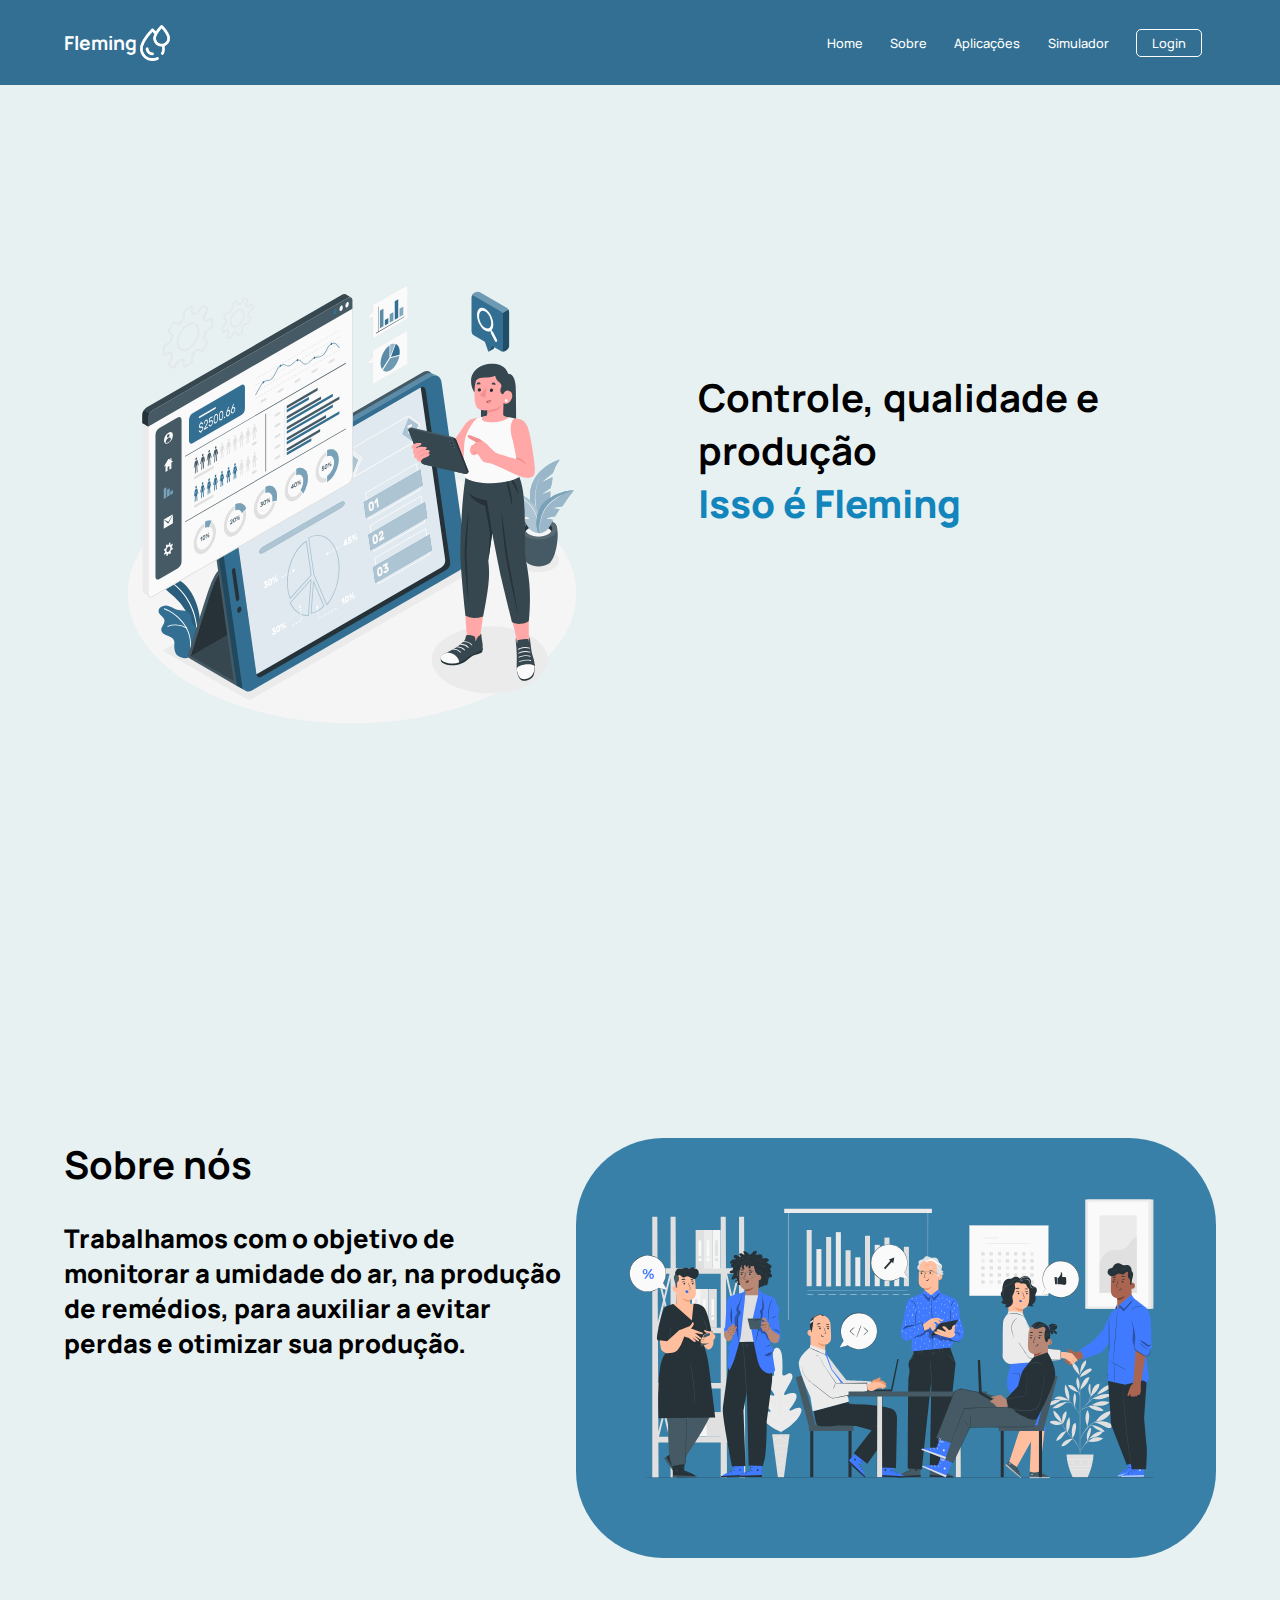
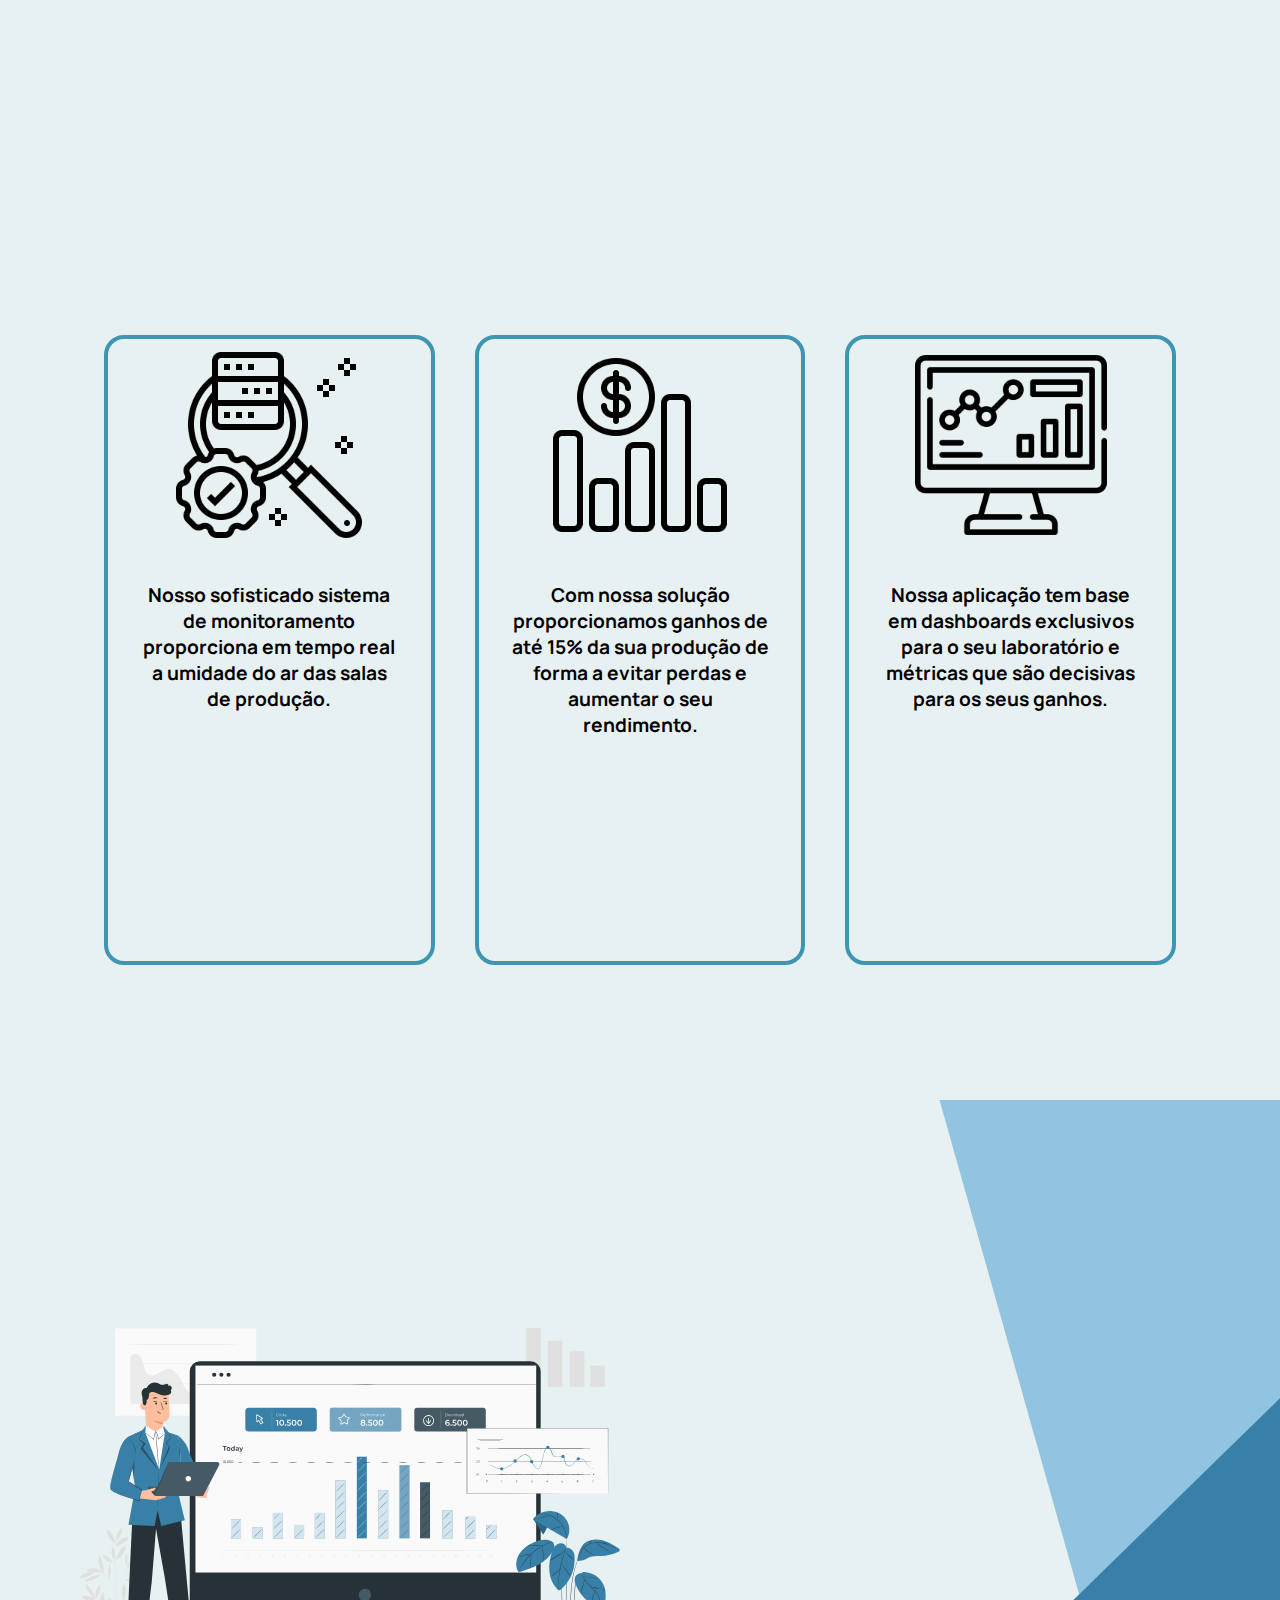
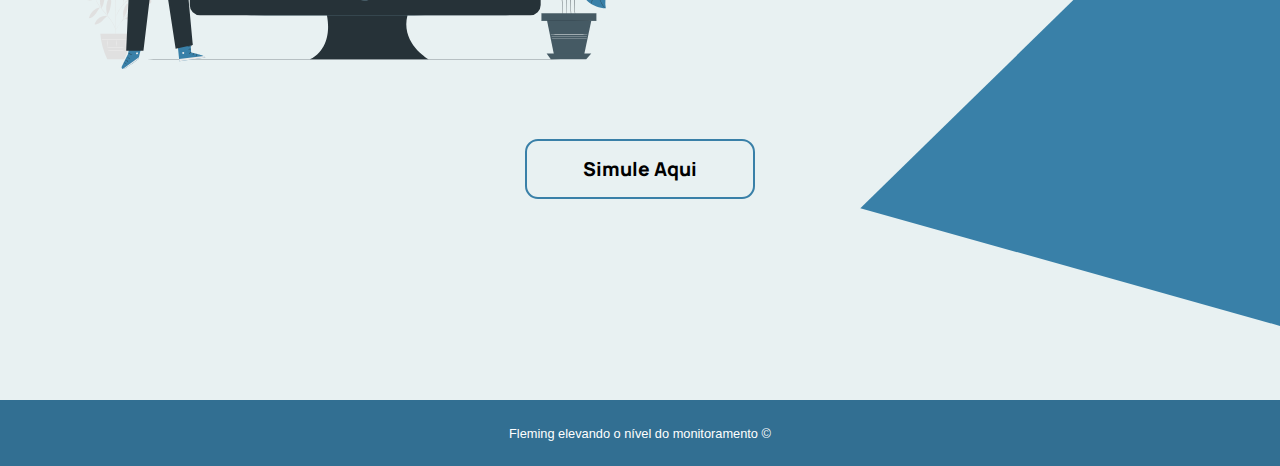
<file: index.html>
<!DOCTYPE html>
<html lang="pt-br">
  <head>
    <meta charset="UTF-8" />
    <meta http-equiv="X-UA-Compatible" content="IE=edge" />
    <meta name="viewport" content="width=device-width, initial-scale=1.0" />
    <link rel="stylesheet" href="css/style.css" />
    <link
      rel="shortcut icon"
      href="assets/Img_Icon_Logo.png"
      type="image/x-icon" />
    <title>Fleming</title>
  </head>
  <body>
    <!--NavBar-->
    <header>
      <nav class="container">
        <span class="span-logo"
          ><h1>Fleming</h1>
          <img
            class="img-logo-gota"
            src="assets/Img_Icon_Logo.png"
            alt="logoGotas"
        /></span>

        <ul class="navbar">
          <a href="#Home" class="efect2"><li>Home</li></a>
          <a href="#Sobre" class="efect2"><li>Sobre</li></a>
          <a href="#Aplicação" class="efect2"><li>Aplicações</li></a>
          <a href="#Simulador" class="efect2"><li>Simulador</li></a>
          <a href="login.html" class="efect"><li>Login</li></a>
        </ul>
      </nav>
    </header>
    <!--Home-->
    <section class="container section-container" id="Home">
      <div class="img-home">
        <img src="assets/Img_Home.svg" alt="ImagemHome" />
      </div>
      <div class="slogam-home">
        <h2>
          Controle, qualidade e produção
          <br /><span class="efect-fleming">Isso é Fleming</span>
        </h2>
      </div>
    </section>
    <!--Sobre-->
    <section class="container section-container" id="Sobre">
      <div class="container-sobre">
        <div class="container-sobre-nós">
          <h2>Sobre nós</h2>
          <p>
            Trabalhamos com o objetivo de monitorar a umidade do ar, na produção
            de remédios, para auxiliar a evitar perdas e otimizar sua produção.
          </p>
        </div>
        <div class="img-sobre">
          <img src="assets/Img_Sobre.svg" alt="ImagemRepresentativaEquipe" />
        </div>
      </div>
    </section>
    <!--Serviços-->
    <section class="container section-container" id="Aplicação">
      <!--Card1-->
      <div class="containerCard">
        <div class="card">
          <div class="imgCard">
            <img src="assets/img_card1.svg" alt="" />
          </div>
          <div class="content">
            <p>
              Nosso sofisticado sistema de monitoramento proporciona em tempo
              real a umidade do ar das salas de produção.
            </p>
          </div>
        </div>
        <!--Card2-->
        <div class="card">
          <div class="imgCard">
            <img src="assets/img_card2.svg" alt="" />
          </div>
          <div class="content">
            <p>
              Com nossa solução proporcionamos ganhos de até 15% da sua produção
              de forma a evitar perdas e aumentar o seu rendimento.
            </p>
          </div>
        </div>
        <!--Card3-->
        <div class="card">
          <div class="imgCard">
            <img src="assets/img_card3.svg" alt="" />
          </div>
          <div class="content">
            <p>
              Nossa aplicação tem base em dashboards exclusivos para o seu
              laboratório e métricas que são decisivas para os seus ganhos.
            </p>
          </div>
        </div>
      </div>
    </section>
    <!--Simulador-->
    <section class="section-container" id="Simulador">
      <div class="container">
        <div class="img-dash-board">
          <img src="assets/Img_DashBoard.svg" alt="ImagemDashBoard" />
        </div>
        <div class="container-dash-board">
          <div class="button-simule-aqui">
            <a href="simulador.html">Simule Aqui</a>
          </div>
        </div>
      </div>
    </section>
    <section class="footer">
      <div class="container">
        <span>Fleming elevando o nível do monitoramento &copy;</span>
      </div>
    </section>
  </body>
</html>
</file>
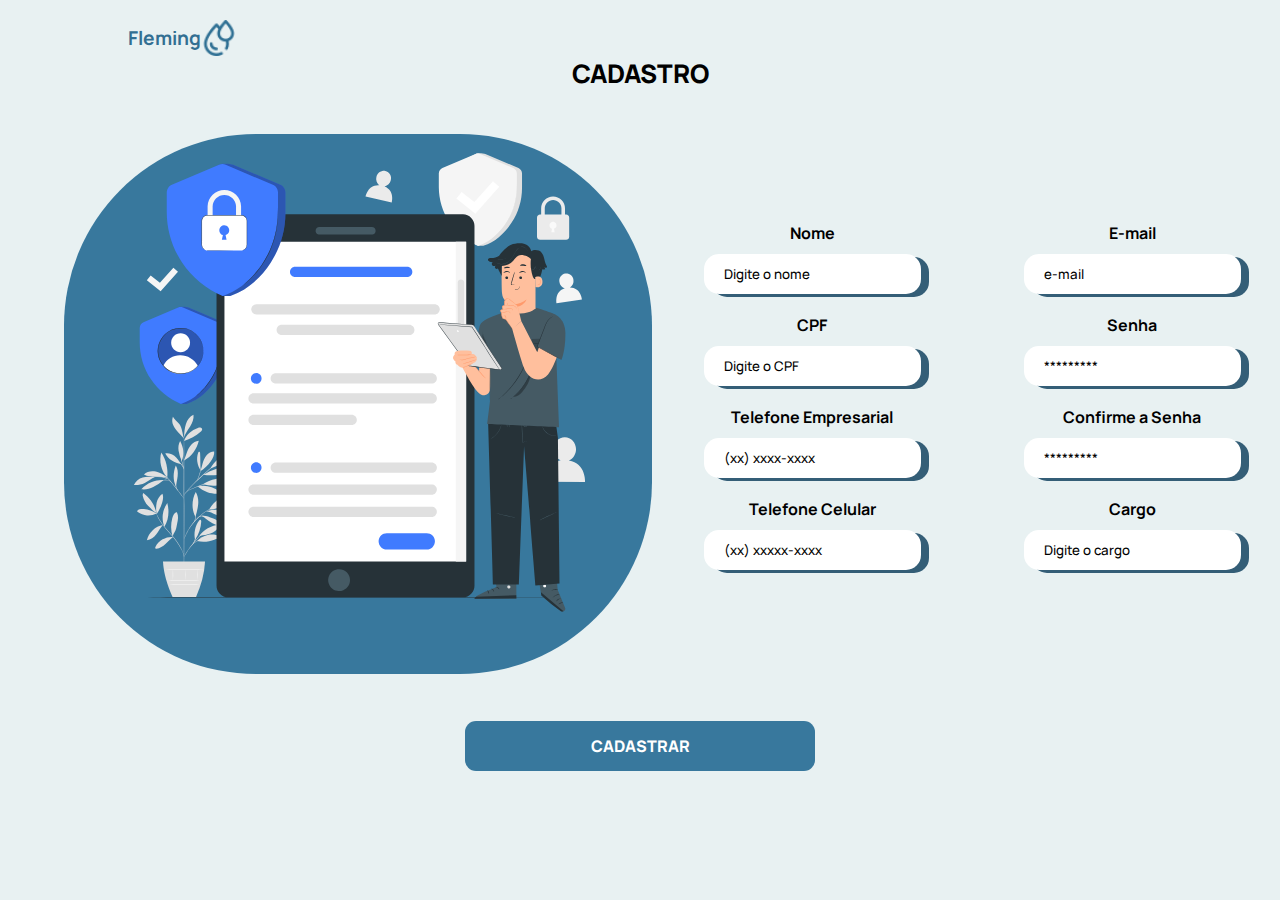
<file: cadastro.html>
<!DOCTYPE html>
<html lang="en">
  <head>
    <meta charset="UTF-8" />
    <meta http-equiv="X-UA-Compatible" content="IE=edge" />
    <meta name="viewport" content="width=device-width, initial-scale=1.0" />
    <link
      rel="shortcut icon"
      href="assets/Img_Icon_Logo.png"
      type="image/x-icon" />
    <link rel="stylesheet" href="css/loginStyle.css" />
    <link rel="stylesheet" href="css/cadastro.css" />
    <script src="script/validarCadastro.js"></script>
    <title>Cadastro</title>
  </head>
  <body>
    <section class="container">
      <div class="containerLogo">
        <span class="span-logo"
          ><a href="dashBoard.html"><h1>Fleming</h1></a>
          <img
            class="img-logo-gota"
            src="assets/Img-logo-azul.png"
            alt="logoGotas"
        /></span>
      </div>
      <div class="title"><h2>CADASTRO</h2></div>
      <div class="container2">
        <div class="imgCadastro">
          <img src="assets/Img_Cadastro.svg" alt="" />
        </div>

        <div class="containerCadastro">
          <form action="" class="containerCadastro">
            <div class="containerInput1">
            <label for="">Nome</label>
            <input type="text" id="ipt_nome" placeholder="Digite o nome" />
            <label for="">CPF</label>
            <input type="text" id="ipt_cpf" placeholder="Digite o CPF" />
            <label for="">Telefone Empresarial</label>
            <input type="tel" id="ipt_telEmpresarial" placeholder="(xx) xxxx-xxxx" />
            <label for="">Telefone Celular</label>
            <input type="tel" id="ipt_telCelular" placeholder="(xx) xxxxx-xxxx" />
          </div>
          <div class="containerInput2">
            <label for="">E-mail</label>
            <input type="email" id="ipt_email" placeholder="e-mail" />
            <label for="">Senha</label>
            <input type="password" id="ipt_senha" placeholder="*********" />
            <label for="">Confirme a Senha</label>
            <input type="password" id="ipt_senhaConfirma" placeholder="*********" />
            <label for="">Cargo</label>
            <input type="text" id="ipt_cargo" placeholder="Digite o cargo" />
          </div>
        </div>
      </div>
      <div class="container3">  
      
      <div class="buttonContinuar"  onclick="validarCadastro()" ><a href="#" id="finalizar">CADASTRAR</a></div>
      </div>
      </form>
          
    </section>
  </body>
</html>
</file>
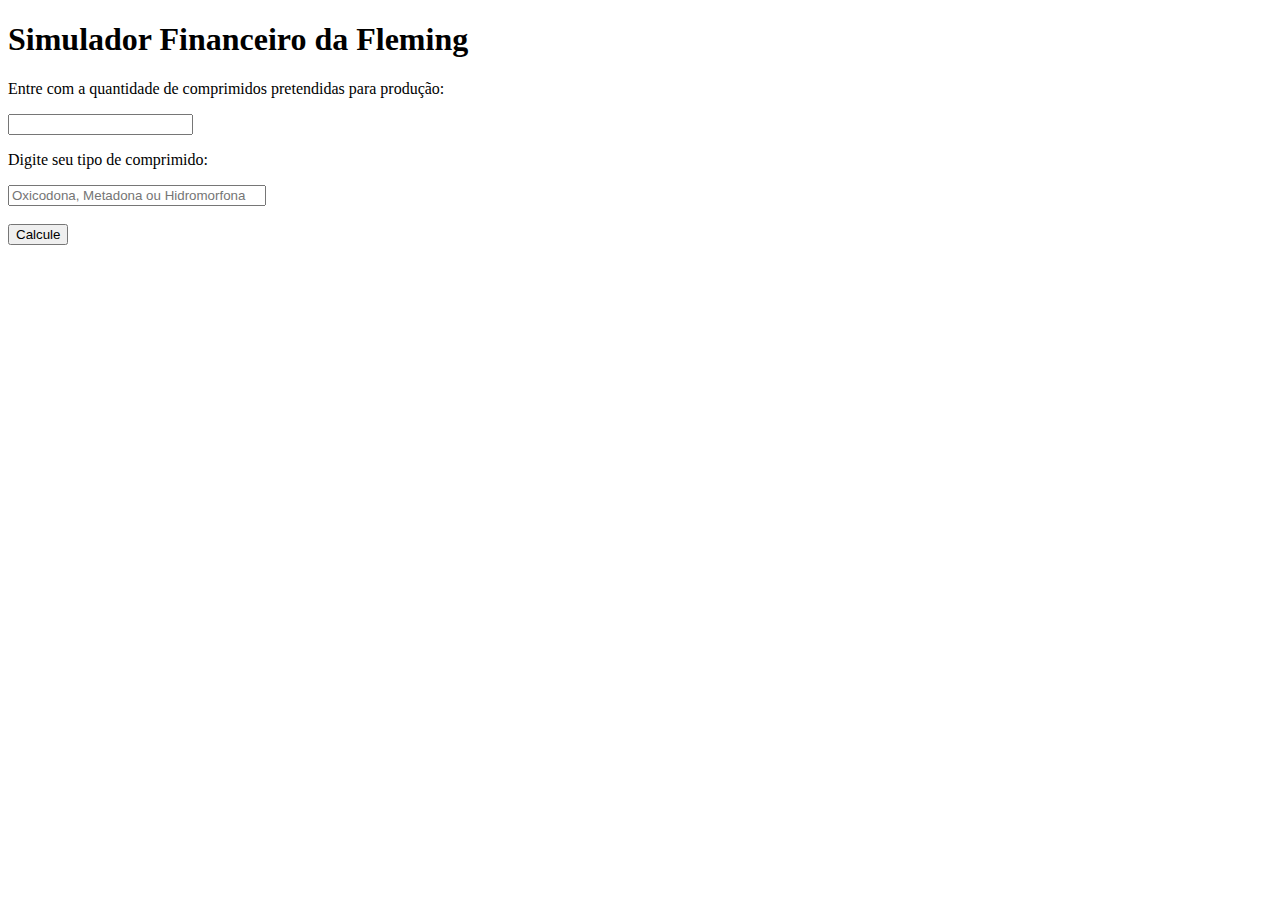
<file: inde.html>
<!DOCTYPE html>
<html lang="pt-br">
  <head>
    <meta charset="UTF-8" />
    <meta http-equiv="X-UA-Compatible" content="IE=edge" />
    <meta name="viewport" content="width=device-width, initial-scale=1.0" />
    <title>Simulador Financeiro</title>
  </head>
  <body>
    <h1>Simulador Financeiro da Fleming</h1>
    <p>Entre com a quantidade de comprimidos pretendidas para produção:</p>
    <input type="text" id="quantidadeComprimidos" />
    <br />
    <p>Digite seu tipo de comprimido:</p>
    <input
      type="text"
      id="tpRemedio"
      placeholder="Oxicodona, Metadona ou Hidromorfona"
      style="width: 250px" />
    <br />
    <br />
    <button onclick="calc()">Calcule</button> <br><br>
    <div id="div_msg"></div>
  </body>
</html>

<script>
  function calc() {
    var qtdComprimidos = quantidadeComprimidos.value;
    var perdidos = qtdComprimidos*0.15;
    var remedio = tpRemedio.value;
    var cusProducao = 0;
    var X = 0.38;
    var Y = 0.46;
    var Z = 0.67;
    var perdas = 0;

    if (remedio == "Oxicodona") {
      cusProducao = X * qtdComprimidos;
      perdas = perdidos*X;
    } else if (remedio == "Metadona") {
      cusProducao = Y * qtdComprimidos;
      perdas = perdidos*Y;
    } else if (remedio == "Hidromorfona") {
      cusProducao = Z * qtdComprimidos;
      perdas = perdidos*Z;
    } else {
      alert(
        "Não trabalhamos com esse tipo de comprimido. Insira no campo do tipo de comprimido: Oxicodona, Metadona ou Hidromorfona"
      );
    }

    div_msg.innerHTML = `
    Para atingir sua meta você está gastando : <b>R$${cusProducao.toFixed(2)}</b> <br>
    A quantidade de comprimidos perdidos é: <b>${perdidos.toFixed(0)}</b> <br>
    Logo sua perda monetaria está sendo de : <b>R$${perdas.toFixed(2)}</b><br>
   
    

    `
  }
</script>
</file>
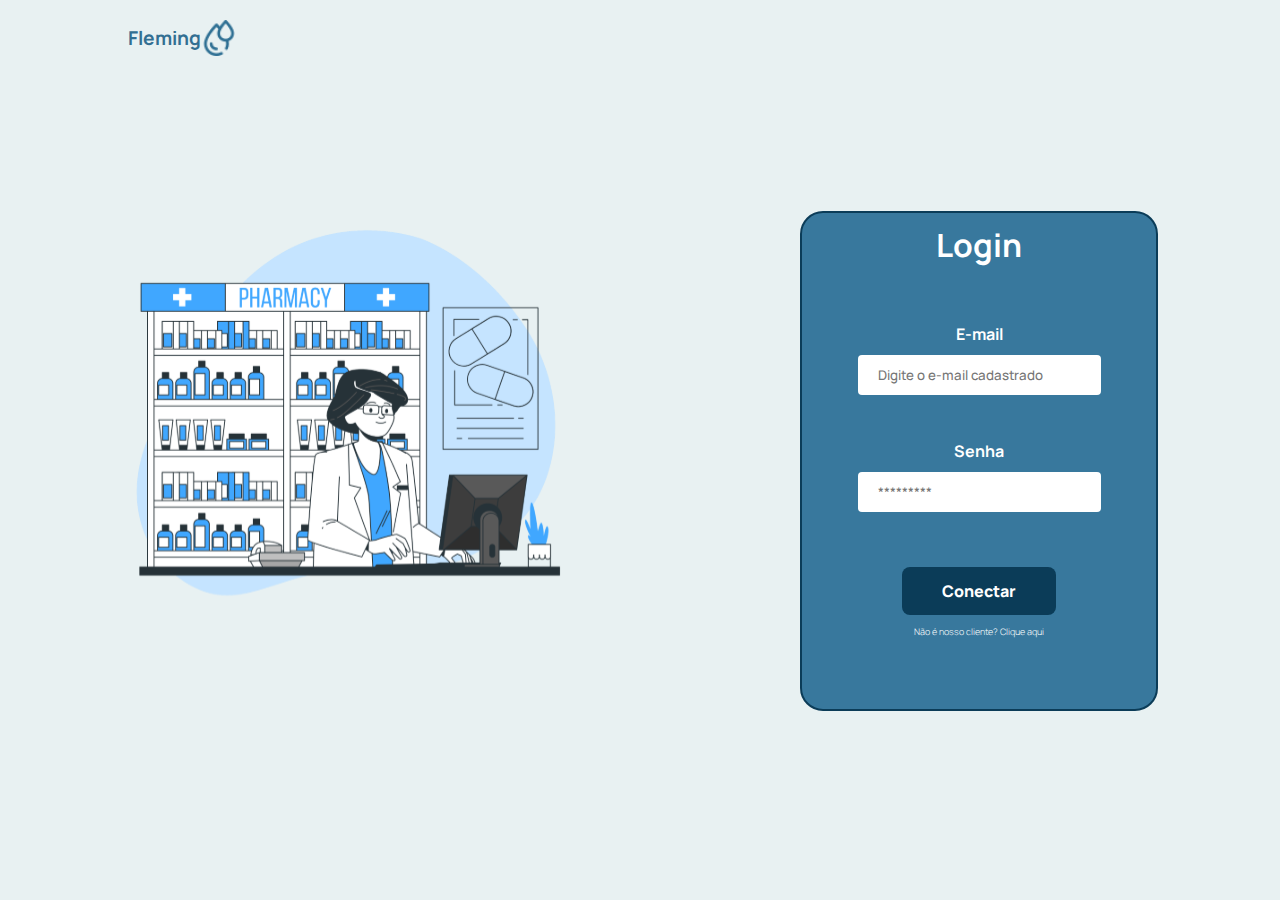
<file: login.html>
<!DOCTYPE html>
<html lang="pt-br">
  <head>
    <meta charset="UTF-8" />
    <meta http-equiv="X-UA-Compatible" content="IE=edge" />
    <meta name="viewport" content="width=device-width, initial-scale=1.0" />
   <link rel="shortcut icon" href="assets/Img_Icon_Logo.png" type="image/x-icon">
    <link rel="stylesheet" href="css/loginStyle.css" />
    <script src="script/validarLogin.js"></script>
    <script src="script/modal.js"></script>
    <title>Fleming</title>
  </head>
  <body>
    <div class="containerLogo">
      <span class="span-logo"
          ><a href="index.html"><h1>Fleming</h1></a>
          <img
            class="img-logo-gota"
            src="assets/Img-logo-azul.png"
            alt="logoGotas"
        /></span>
    </div>
    <section class="sectionLogin">
      <div class="containerLogin">
        <div class="containerImgLogin">
          <img src="assets/Img_Login.svg" alt="Imagem de Login" />
        </div>
        <div class="containerTextLogin">
          <div><h2>Login</h2></div>
          <div class="containerInput">
            <label for="">E-mail</label>
            <input placeholder="Digite o e-mail cadastrado" type="email" class="input1 " id="login"/>
            <label for="">Senha</label>
            <input type="password" placeholder="*********"  id="senha"/>
          </div>
          <div class="buttonLogin" onclick="validarLogin()"><a href="#" id="conectar">Conectar</a></div>
          <p>Não é nosso cliente?<span class="linkCadastro" onclick="acao()"><a href="#"> Clique aqui</a></span></p>
          
        </div>
        <div class="modal">
          <div onclick="fechar()" class="fechar">
            <img src="assets/Img_close.svg" alt="" />
          </div>
          <div class="containerModal">
            <div class="contatoArea">
              <span>Informe o nome para contato:</span>
              <input type="text" id="nome">
              <span>Informe o email para contato:</span>
              <input type="email" id="email">
              <span>Informe as principais duvidas para melhorar o contato:</span>
              <textarea name="" id="pergunta" cols="50" rows="6"></textarea>
              <div onclick="fechar()" class="fechar"><span>Enviar</span></div>
            </div>
          </div>
        </div>
      </div>
      </div>
        
    </section>
  </body>
</html>
</file>
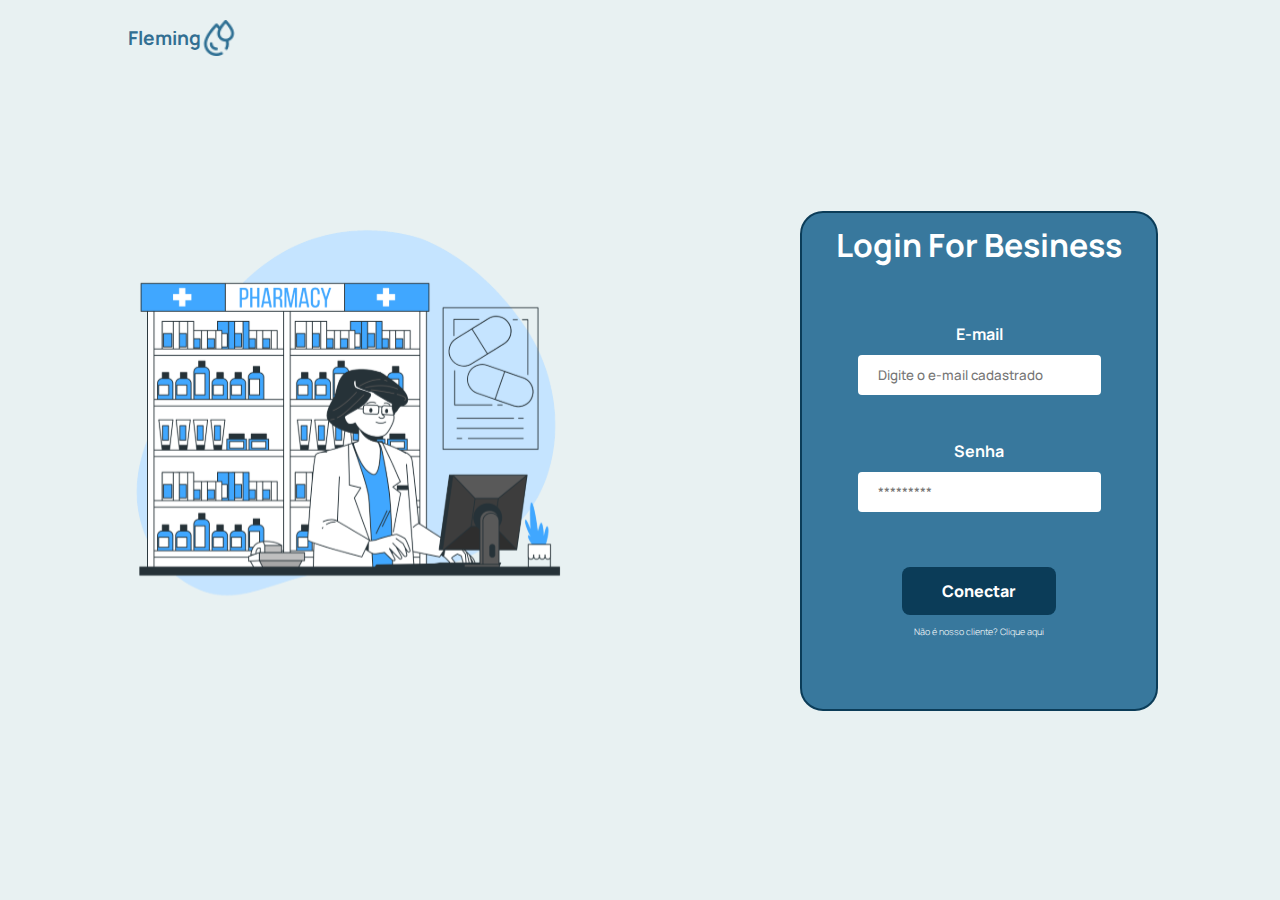
<file: login_for_business.html>
<!DOCTYPE html>
<html lang="pt-br">
  <head>
    <meta charset="UTF-8" />
    <meta http-equiv="X-UA-Compatible" content="IE=edge" />
    <meta name="viewport" content="width=device-width, initial-scale=1.0" />
   <link rel="shortcut icon" href="assets/Img_Icon_Logo.png" type="image/x-icon">
    <link rel="stylesheet" href="css/loginStyle.css" />
    <script src="script/LoginBusiness.js"></script>
    <script src="script/modal.js"></script>
    <title>Fleming</title>
  </head>
  <body>
    <div class="containerLogo">
      <span class="span-logo"
          ><a href="index.html"><h1>Fleming</h1></a>
          <img
            class="img-logo-gota"
            src="assets/Img-logo-azul.png"
            alt="logoGotas"
        /></span>
    </div>
    <section class="sectionLogin">
      <div class="containerLogin">
        <div class="containerImgLogin">
          <img src="assets/Img_Login.svg" alt="Imagem de Login" />
        </div>
        <div class="containerTextLogin">
          <div><h2>Login For Besiness</h2></div>
          <div class="containerInput">
            <label for="">E-mail</label>
            <input placeholder="Digite o e-mail cadastrado" type="email" class="input1 " id="login"/>
            <label for="">Senha</label>
            <input type="password" placeholder="*********"  id="senha"/>
          </div>
          <div class="buttonLogin" onclick="validarLoginBusiness()"><a href="#" id="conectar">Conectar</a></div>
          <p>Não é nosso cliente?<span class="linkCadastro" onclick="acao()"><a href="#"> Clique aqui</a></span></p>
          
        </div>
        <div class="modal">
          <div onclick="fechar()" class="fechar">
            <img src="assets/Img_close.svg" alt="" />
          </div>
          <div class="containerModal">
            <div class="contatoArea">
              <span>Informe o nome para contato:</span>
              <input type="text" id="nome">
              <span>Informe o email para contato:</span>
              <input type="email" id="email">
              <span>Informe as principais duvidas para melhorar o contato:</span>
              <textarea name="" id="pergunta" cols="50" rows="6"></textarea>
              <div onclick="fechar()" class="fechar"><span>Enviar</span></div>
            </div>
          </div>
        </div>
      </div>
      </div>
        
    </section>
  </body>
</html>
</file>
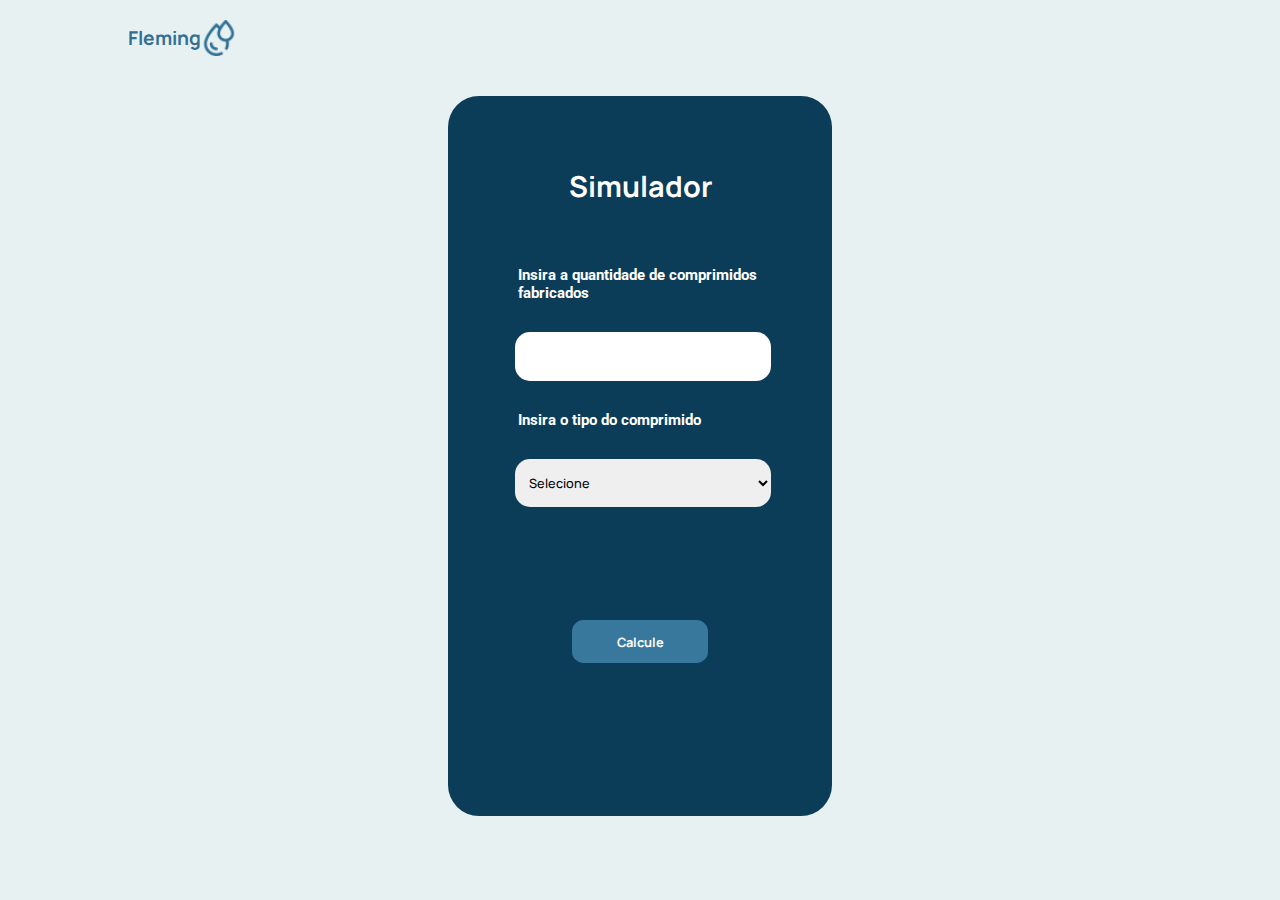
<file: simulador.html>
<!DOCTYPE html>
<html lang="en">
  <head>
    <meta charset="UTF-8" />
    <meta http-equiv="X-UA-Compatible" content="IE=edge" />
    <meta name="viewport" content="width=device-width, initial-scale=1.0" />
    <link
      rel="shortcut icon"
      href="assets/Img_Icon_Logo.png"
      type="image/x-icon" />
    <link rel="stylesheet" href="css/loginStyle.css" />
    <link rel="stylesheet" href="css/simuladorStyle.css" />
    <title>Simulador</title>
  </head>
  <body>
    <section id="primeira" class="container">
      <div class="containerLogo">
        <span class="span-logo"
          ><a href="index.html"><h1>Fleming</h1></a>
          <img
            class="img-logo-gota"
            src="assets/Img-logo-azul.png"
            alt="logoGotas"
        /></span>
      </div>
      <div class="contSimulador">
        <div class="title"><h2>Simulador</h2></div>
        <div class="contInput">
          <p>Insira a quantidade de comprimidos fabricados</p>
          <input id="quantidadeComprimidos" type="text" />
          <p>Insira o tipo do comprimido</p>
          <select name="" id="tpRemedio">
            <option value="">Selecione</option>
            <option value="Oxicodona">Oxicodona</option>
            <option value="Metadona">Metadona</option>
            <option value="Hidromorfona">Hidromorfona</option>
          </select>
        </div>
        <div class="calcButton">
          <button onclick="calc()"><a>Calcule</a></button>
        </div>
      </div>
    </section>
    <section id="segunda" class="calculadora">
      <div class="containerLogo">
        <span class="span-logo"
          ><a href="index.html"><h1>Fleming</h1></a>
          <img
            class="img-logo-gota"
            src="assets/Img-logo-azul.png"
            alt="logoGotas"
        /></span>
      </div>
      <div class="contSimulador">
        <span id="resposta"></span>
        <div class="calcButton">
          <a></a>
          <button><a href="simulador.html">Simular Novamente</a></button>
        </div>
      </div>
    </section>
  </body>
  <script>
    function calc() {
      var qtdComprimidos = Number(quantidadeComprimidos.value);
      var perdidos = qtdComprimidos * 0.15;
      var remedio = tpRemedio.value;
      var cusProducao = 0;
      var X = 0.38;
      var Y = 0.46;
      var Z = 0.67;
      var perdas = 0;

      if (qtdComprimidos == 0 || remedio == "") {
        alert("Preencha todos os campos");
      } else {
      document.getElementById("primeira").style.display = "none";
      document.getElementById("segunda").style.display = "block";

        if (remedio == "Oxicodona") {
        cusProducao = X * qtdComprimidos;
        perdas = perdidos * X;
      } else if (remedio == "Metadona") {
        cusProducao = Y * qtdComprimidos;
        perdas = perdidos * Y;
      } else if (remedio == "Hidromorfona") {
        cusProducao = Z * qtdComprimidos;
        perdas = perdidos * Z;
      }

      resposta.innerHTML = `
    Para atingir sua meta você está gastando : R$${cusProducao.toFixed(
      2
    )}</b> <br> 
   <br> A quantidade de comprimidos perdidos é: ${perdidos.toFixed(0)}</b> <br>
    <br>Logo sua perda monetaria está sendo de : R$${perdas.toFixed(
      2
    )}</b><br>    
    `;

      }

    }
  </script>
</html>
</file>
<file: css/cadastro.css>
.container2{
    width: 90vw;
    height: 70vh;
    display: flex;
    margin: auto;
}
.containerCadastro{
    display: flex;
    height: 70vh;
    width: 50vw;
      
    align-items: center;
    justify-content: center;
}
.containerInput1{
    display: flex;
    flex-direction: column;
    justify-content: center;
    
    width: 30vw;
    height: 60vh;
}
.containerInput2 {
    display: flex;
    flex-direction: column;
    justify-content:center;

    width: 30vw;
    height: 60vh;    
}

.imgCadastro{
    margin: auto;
}
.imgCadastro img{
    height: 60vh;
    width: auto; 
}
.container .buttonContinuar{
    display: flex;
    font-family: 'Manrope';
    font-weight: 800;

   
    color: #ffffff;
    background-color: #38789D;
    justify-content: center;
    align-items: center;
    width: 350px;
    height: 50px;
    border-radius: 11px; 
    margin-bottom: 500px;
    margin: auto;
}
.container .buttonContinuar:hover{
  background-color: #345E77;
}
.container3 {
    margin: auto;
    display: flex;
    justify-content: space-around;
    flex-direction: row;
}
input{
    border-radius: 15px;
    border: none;
    height: 40px;
    width: auto;
    box-shadow: 8px 3px #345E77;
    margin-bottom: 20px;
   
    align-self: center;
}

input{
    outline: unset;
    border: none;
    padding: 0px 20px;
}

.title h2{
    font-family: 'Manrope';
    font-weight: 800;
    font-size: 2vw;
    text-align:center;
   
}

input:focus{
    background-color:#9cc7e0;
    transition: 1s;}
::placeholder{
    font-family: 'Manrope';
    font-weight: 500;
    color: #000;  
}
label{
    text-align:  center;
    
    color: #000;
}
</file>
<file: css/simuladorStyle.css>
@import url('https://fonts.googleapis.com/css2?family=Roboto:wght@500;700&display=swap');

.container {
    display: block;
}

.contSimulador {
    display: flex;
    background-color: #0B3C58;
    width: 30vw;
    height: 80vh;

    margin: auto;
    justify-self: center;
    flex-direction: column;
    padding: 40px;
    margin-top: 40px;
    border-radius: 31px;
}

.contSimulador .title {
    align-self: center;
    justify-self: center;

    font-family: 'Manrope';
    color: #fff;
    font-weight: 800;
    font-size: 1.5vw;
    padding: 30px;
}

.contSimulador .contInput {
    width: auto;
    height: auto;
    margin-top: 0px;
    outline: unset;
    border: none;


}

.contSimulador .contInput p {
    padding: 27px;
    font-family: 'Roboto';
    font-style: normal;
    font-weight: 700;
    font-size: 1.2vw;
    padding: 30px;


}

.contSimulador .contInput select,
input {
    margin-left: 27px;
    outline: unset;
    overflow: hidden;

    border: none;
    border-radius: 15px;
    border: none;
    width: 20vw;
    height: 5.4vh;

    font-family: 'Manrope';
    font-weight: 500;
    font-size: 1vw;
    padding: 0px 10px;
    color: #000;


}

.contSimulador .calcButton {
    margin: auto;
    padding: 30px;
}

.contSimulador .calcButton button {
    padding: 1vw 3.5vw;
    outline: unset;
    border: none;
    background-color: #38789D;
    border-radius: 11.6px;

    font-family: 'Manrope';
    color: #fff;
    font-weight: 700;
    font-size: 1vw;
}

input:focus {
    background-color: #9cc7e0;
    transition: 1s;
}

select:focus {
    background-color: #9cc7e0;
    transition: 1s;
}

option {
    background-color: #fff;
}


::placeholder {
    font-family: 'Manrope';
    font-weight: 500;
    color: #000;
}

.calculadora {
    display: none;
}


#resposta {
    font-family: 'Roboto';

    font-weight: 700;
    font-size: 1.5vw;
    color: #fff;
    padding: 20px;
    margin: auto;


}
</file>
<file: css/style.css>
/*Importando o tipo de font das Letras*/
@import url('https://fonts.googleapis.com/css2?family=Manrope:wght@500;700;800&display=swap');
/*Resetando Padrões*/
* {
    margin: 0;
    padding: 0;
    list-style: none;
    text-decoration: none;
    box-sizing: border-box;
    color: inherit;
}
body{
    background-color: #E8F1F2;
}
.container {
    width: 90%;
    margin: auto;
}
html {
    scroll-behavior: smooth;
}
::-webkit-scrollbar {
    width: 3px;

}

::-webkit-scrollbar-thumb {
    visibility: 3px;
}

::-webkit-scrollbar-thumb {
    background-color:#3980A8;
    height: 3px;
}
/*Header*/
header{
    display: flex;
    width: 100%;
    height: 85px;
    background-color: #326F92;
    color: #FFFFFF;
    position: fixed;
    z-index: 10;
    
}
 nav{
    display: flex;
    justify-content: space-between; 
    align-items: center;
    
}

nav h1{
    font-family: 'Manrope', sans-serif;
    font-weight: 700;
    font-size: 1.5vw;
    
}
.navbar{
    display: flex;
    justify-content: space-around;
    align-items: center;
    width: 35%;
  
    font-family: 'Manrope', sans-serif;
    font-weight: 500;
    font-size: 1vw;
}
/*efeitos botões da NAVBAR*/
.efect{
    border: solid 1px #FFFFFF;
    border-radius: 5px;
    padding: 4px 15px;
}
.efect:hover{
   background-color: #FFFFFF;
    color: #326F92;
    transition: 0.5s;
}
/*efeito da borda abaixo dos links*/
 .efect2{
    position: relative;
}
.efect2::after{
    content: " ";
    width: 0%;
    height: 1px;
    background-color: #FFFFFF;
    position: absolute;
    bottom: 0;
    left: 0;
    transition: 0.5s ease-in-out;
}
.efect2:hover::after{
    width: 100%;
}

/*Configurando icone da logo*/
.span-logo{
    display: flex;
    align-items: center;
    width: auto; 
}
.img-logo-gota{
   width: auto;
   height: 4vh;
}
/*Home*/
.section-container{
    height:100vh;
    display: flex;
    justify-content: space-around;
    align-items: center;
}

.img-home{
    width: 40%;
    height: 40%;
}
h2{
    font-family: 'Manrope', sans-serif;
    font-weight: 700;
    font-size: 3vw;
    
}
.slogam-home{
    height: auto;
    width: 40%;
}
.efect-fleming{
    font-family: 'Manrope', sans-serif;
    font-weight: 800;
    color: #1285BC;
}
/*Sobre*/
.container-sobre{
    display: flex;
    justify-content: center;
  
}
 .container-sobre-nós p{
    font-family: 'Manrope',sans-serif;
    font-weight: 800;
    font-size: 2vw;
    margin-top: 30px; 
}
.img-sobre img{
   height: auto;
   width: 50vw;
}
/*Aplicação*/
 .containerCard{
    width: 100%;
    padding: 20px;
    display: flex;
    align-items: center;
    justify-content: center;
 }
 .containerCard .card{
    padding: 10px;
    width: 30vw;
    height: 70vh;
    margin: 20px;
    border: rgba(3, 119, 155, 0.74) 4px solid;
    border-radius: 20px;
 }
 .containerCard .card{
    transition: 1s;
    text-align: center;
    color: black;
 }
 .containerCard .card .imgCard{
    width: auto;
    height: 213px;
 }
 .containerCard .card .imgCard img{
    width: auto;
    height: 90%;
    transition: 1s;
 }
 .containerCard .card .content{
    padding: 20px;
    text-align:center;
    
    font-family: 'Manrope', sans-serif;
        font-weight: 700;
        font-size: 1.5vw;
 }
 /*.containerCard .card:hover{
    background: rgba(3, 119, 155, 0.74);
    color: #FFFFFF;
    margin-top: -10px;
    transition: 0.6s;   
 }
 .containerCard .card:hover img {
     filter: invert(1);
    transition: 0.6s;
   
 }
 */
/*Simulador*/
#Simulador{
    background-image: url(assets_img/Img-Fundo-DashBoard.svg);
    background-size: cover;
    height: 100vh;
}
.img-dash-board img{
    height: auto;
    width: 45vw;
}
.button-simule-aqui{
    display: flex;
    width: 20%;
    height: 60px;

    font-family: 'Manrope', sans-serif;
    font-weight: 800;
    font-size: 1.5vw;

    justify-content: center;
    align-items: center;
    
    margin-top: 50px;

    border: solid 2px #3980A8;
    border-radius: 13px;
}
.button-simule-aqui:hover{
    background-color: #3980A8;
    color: #FFFFFF;
    transition: 1s;
}
.container-dash-board{
    display: flex;
    justify-content: center;
}
/*Footer*/
.footer .container{
    width: 100%;
    margin: auto;
    background-color: #326F92;
    padding: 2%;
}
.footer .container span{
    font-family: Arial, Helvetica, sans-serif;
    color: white;
    font-size: 1vw;
    display: flex;
    align-items: column;
    justify-content: center;
}
</file>
<file: css/loginStyle.css>
/*Importando o tipo de font das Letras*/
@import url('https://fonts.googleapis.com/css2?family=Manrope:wght@500;700;800&display=swap');

/*Resetando Padrões*/
* {
    margin: 0;
    padding: 0;
    list-style: none;
    text-decoration: none;
    box-sizing: border-box;
    color: inherit;
}

body {
    background-color: #E8F1F2;
}

.sectionLogin{
    display: flex;
    width: 90%;
    height: 90vh;
    margin: auto;
    justify-content: center;
    align-items: center;
}

.containerLogin{
    display: flex;
    width: 90%;
    height: auto;
   justify-content: space-between;
    
}
.containerImgLogin{
    width: auto;
}
.containerImgLogin img{
    height: auto;
    width: 35vw;
}

.containerTextLogin{
    display: flex;
    width: 28vw;
    height: 500px;
    
    background-color: #38789D;
    border-radius: 23px;
    align-items: center;
   
    flex-direction: column;
    border: #0B3C58 2px solid;
}
.containerTextLogin h2{
    font-family: 'Manrope';
    font-weight: 700;
    font-size: 2rem;
    margin-top: 10px;
    
        color: #FFFFFF;
}
/*Inputs*/
.containerInput{

    display: flex;
    flex-direction: column;
    justify-content: center;
    align-items: center;
    width: 416px;
    height: 300px;
    
}
.containerInput input{
    outline: unset;
    border: none;

    width: 19vw;
    height: 38px;
    border-radius: 4px;
    padding: 20px;

    font-family: 'Manrope';
    font-weight: 500;
    color: #0B3C58;
    
}
.containerInput input:focus{
    background-color: #E8F1F2;
}
label{
    font-family: 'Manrope';
    font-weight: 700;
    color: #FFFFFF;

    margin-bottom: 10px;
}
.containerInput .input1{
    margin-bottom: 45px;
}
.buttonLogin{
    display: flex;

    font-family: 'Manrope';
    font-weight: 800;
    color: #FFFFFF;

    width: 12vw;
    height: 48px;

    background-color:#0B3C58;
    justify-content: center;
    align-items: center;
    border-radius: 8px;

    margin-bottom: 10px;
}

.buttonLogin:hover{
    background-color:#345E77;
    transition: 1s;
    
}
.containerLogo{
    width: 80%;
    margin: auto;
}
.span-logo {
    display: flex;
    align-items: center;
    margin-top: 20px; 
}
.span-logo .img-logo-gota{
    width: auto;
    height: 4vh;
}

h1 {
    font-family: 'Manrope', sans-serif;
    font-weight: 700;
    font-size: 1.5vw;
    color: #326F92;
}

.cadastro {
    font-family: 'Manrope', sans-serif;
    font-weight: 500;
    font-size: 0.99vw;
    color: #E8F1F2;
}
p{
    font-family: 'Manrope', sans-serif;
    font-weight: 300;
    font-size: 0.70vw;
    color: #FFFFFF;
}
.linkCadastro:hover{
    color:aqua;
}
/*Modal area*/
.modal {

    width: 50vw;
    height: 60vh;
    background-color: #cde2e2;
    position: absolute;
    top: 50%;
    left: 50%;
    transform: translate(-50%, -50%);
    display: none;
    animation: animate;
    animation-duration: 800ms;
    border: solid 2px #0B3C58;
    border-radius: 8px;
    
}
.containerModal{
    width: 50vw;
    height: 50vh;
    display: flex;
    justify-content: center;
    
    
}

.containerModal .contatoArea{
    display: flex;
    justify-content: center;
    align-items: center;
    width: auto;
    height: auto;
    flex-direction: column;
    justify-content: space-around;
    
}
.containerModal .contatoArea span {
    color: #0B3C58;
    display: flex;
    font-size: 3ch;
    height: 3ch;
   
}
.containerModal .contatoArea input{
    height: 2vw;
    width: 30vh;
    text-align: center;
}

@keyframes animate {
    
    from {
        opacity: 1;
    }

    from {
        opacity: 0;
    }
}


.fechar {

    width: auto;
    height: 10vh;
    float: right;
    cursor: pointer;
    padding: 10px;
}
.fechar img{
    width: auto;
    height: 2.5vh;
}
</file>
